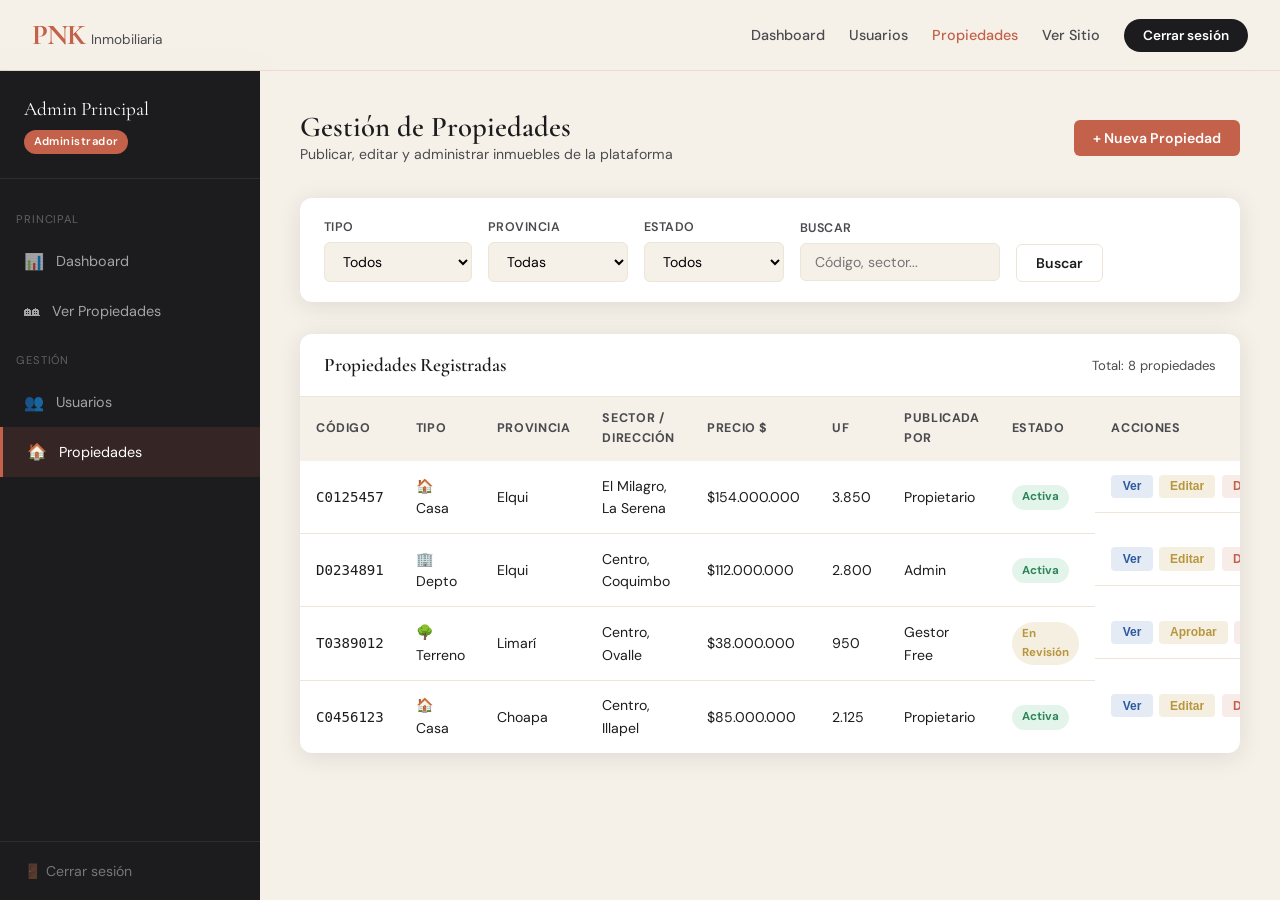
<file: pages/crud-propiedades.html>
<!DOCTYPE html>
<html lang="es">
<head>
  <meta charset="UTF-8" />
  <meta name="viewport" content="width=device-width, initial-scale=1.0" />
  <title>PNK – Gestión de Propiedades</title>
  <link rel="stylesheet" href="../css/styles.css" />
  <link href="https://fonts.googleapis.com/css2?family=Cormorant+Garamond:ital,wght@0,300;0,400;0,600;0,700;1,400&family=DM+Sans:wght@300;400;500;600&display=swap" rel="stylesheet" />
</head>
<body>

<nav class="navbar">
  <div class="nav-inner">
    <a href="../index.html" class="logo"><span class="logo-p">PNK</span><span class="logo-sub">Inmobiliaria</span></a>
    <ul class="nav-links">
      <li><a href="dashboard.html">Dashboard</a></li>
      <li><a href="crud-usuarios.html">Usuarios</a></li>
      <li><a href="crud-propiedades.html" class="active">Propiedades</a></li>
      <li><a href="../index.html">Ver Sitio</a></li>
      <li><a href="login.html" class="btn-nav btn-nav-alt">Cerrar sesión</a></li>
    </ul>
  </div>
</nav>

<div class="dash-layout">
  <aside class="dash-sidebar">
    <div class="dash-sidebar-header">
      <p class="dash-user-name">Admin Principal</p>
      <span class="dash-user-role">Administrador</span>
    </div>
    <nav class="dash-nav">
      <span class="dash-nav-section">Principal</span>
      <a href="dashboard.html"><span class="nav-icon">📊</span> Dashboard</a>
      <a href="propiedades.html"><span class="nav-icon">🏘</span> Ver Propiedades</a>
      <span class="dash-nav-section">Gestión</span>
      <a href="crud-usuarios.html"><span class="nav-icon">👥</span> Usuarios</a>
      <a href="crud-propiedades.html" class="active"><span class="nav-icon">🏠</span> Propiedades</a>
    </nav>
    <div class="dash-logout"><a href="login.html">🚪 Cerrar sesión</a></div>
  </aside>

  <main class="dash-main">
    <div class="dash-topbar">
      <div>
        <h2>Gestión de Propiedades</h2>
        <p style="color:var(--dark-soft); font-size:.88rem;">Publicar, editar y administrar inmuebles de la plataforma</p>
      </div>
      <button class="btn-action" onclick="openModal('modalNuevaProp')">+ Nueva Propiedad</button>
    </div>

    <!-- Filtros -->
    <div class="filter-bar">
      <div style="display:flex; flex-direction:column; gap:.3rem;">
        <label>Tipo</label>
        <select>
          <option>Todos</option>
          <option>Casa</option>
          <option>Departamento</option>
          <option>Terreno</option>
        </select>
      </div>
      <div style="display:flex; flex-direction:column; gap:.3rem;">
        <label>Provincia</label>
        <select>
          <option>Todas</option>
          <option>Elqui</option>
          <option>Limarí</option>
          <option>Choapa</option>
        </select>
      </div>
      <div style="display:flex; flex-direction:column; gap:.3rem;">
        <label>Estado</label>
        <select>
          <option>Todos</option>
          <option>Activa</option>
          <option>En revisión</option>
          <option>Inactiva</option>
        </select>
      </div>
      <div style="display:flex; flex-direction:column; gap:.3rem;">
        <label>Buscar</label>
        <input type="text" placeholder="Código, sector..." style="min-width:180px;"/>
      </div>
      <button class="btn-action secondary" style="align-self:flex-end;">Buscar</button>
    </div>

    <!-- Tabla propiedades -->
    <div class="table-wrap">
      <div class="table-head">
        <h4>Propiedades Registradas</h4>
        <span style="font-size:.82rem; color:var(--dark-soft);">Total: 8 propiedades</span>
      </div>
      <table class="data-table">
        <thead>
          <tr>
            <th>Código</th>
            <th>Tipo</th>
            <th>Provincia</th>
            <th>Sector / Dirección</th>
            <th>Precio $</th>
            <th>UF</th>
            <th>Publicada por</th>
            <th>Estado</th>
            <th>Acciones</th>
          </tr>
        </thead>
        <tbody>
          <tr>
            <td><code>C0125457</code></td>
            <td>🏠 Casa</td>
            <td>Elqui</td>
            <td>El Milagro, La Serena</td>
            <td>$154.000.000</td>
            <td>3.850</td>
            <td>Propietario</td>
            <td><span class="status-badge status-active">Activa</span></td>
            <td class="tbl-actions">
              <button class="btn-tbl btn-view" onclick="openModal('modalVerProp')">Ver</button>
              <button class="btn-tbl btn-edit" onclick="openModal('modalEditarProp')">Editar</button>
              <button class="btn-tbl btn-del" onclick="darDeBajaProp(this)">Dar Baja</button>
            </td>
          </tr>
          <tr>
            <td><code>D0234891</code></td>
            <td>🏢 Depto</td>
            <td>Elqui</td>
            <td>Centro, Coquimbo</td>
            <td>$112.000.000</td>
            <td>2.800</td>
            <td>Admin</td>
            <td><span class="status-badge status-active">Activa</span></td>
            <td class="tbl-actions">
              <button class="btn-tbl btn-view" onclick="openModal('modalVerProp')">Ver</button>
              <button class="btn-tbl btn-edit" onclick="openModal('modalEditarProp')">Editar</button>
              <button class="btn-tbl btn-del" onclick="darDeBajaProp(this)">Dar Baja</button>
            </td>
          </tr>
          <tr>
            <td><code>T0389012</code></td>
            <td>🌳 Terreno</td>
            <td>Limarí</td>
            <td>Centro, Ovalle</td>
            <td>$38.000.000</td>
            <td>950</td>
            <td>Gestor Free</td>
            <td><span class="status-badge status-pending">En Revisión</span></td>
            <td class="tbl-actions">
              <button class="btn-tbl btn-view" onclick="openModal('modalVerProp')">Ver</button>
              <button class="btn-tbl btn-edit" onclick="aprobarProp(this)">Aprobar</button>
              <button class="btn-tbl btn-del" onclick="darDeBajaProp(this)">Rechazar</button>
            </td>
          </tr>
          <tr>
            <td><code>C0456123</code></td>
            <td>🏠 Casa</td>
            <td>Choapa</td>
            <td>Centro, Illapel</td>
            <td>$85.000.000</td>
            <td>2.125</td>
            <td>Propietario</td>
            <td><span class="status-badge status-active">Activa</span></td>
            <td class="tbl-actions">
              <button class="btn-tbl btn-view" onclick="openModal('modalVerProp')">Ver</button>
              <button class="btn-tbl btn-edit" onclick="openModal('modalEditarProp')">Editar</button>
              <button class="btn-tbl btn-del" onclick="darDeBajaProp(this)">Dar Baja</button>
            </td>
          </tr>
        </tbody>
      </table>
    </div>
  </main>
</div>

<!-- MODAL: Nueva Propiedad -->
<div class="modal-overlay" id="modalNuevaProp">
  <div class="modal" style="max-width:750px;">
    <button class="modal-close" onclick="closeModal('modalNuevaProp')">✕</button>
    <h3 style="font-size:1.6rem; margin-bottom:1.5rem;">Publicar Nueva Propiedad</h3>
    <div class="form-grid">

      <h3 class="form-section-title">Identificación</h3>
      <div class="field">
        <label>Tipo de Propiedad *</label>
        <select><option>Casa</option><option>Departamento</option><option>Terreno</option></select>
      </div>
      <div class="field">
        <label>Propietario *</label>
        <select><option>Carlos Muñoz R.</option><option>Pedro Vargas M.</option></select>
      </div>

      <h3 class="form-section-title">Ubicación</h3>
      <div class="field">
        <label>Provincia *</label>
        <select><option>Elqui</option><option>Limarí</option><option>Choapa</option></select>
      </div>
      <div class="field">
        <label>Comuna *</label>
        <select><option>La Serena</option><option>Coquimbo</option><option>Ovalle</option><option>Illapel</option></select>
      </div>
      <div class="field full">
        <label>Sector / Dirección *</label>
        <input type="text" placeholder="Ej: El Milagro, Av. Francisco de Aguirre 123" />
      </div>

      <h3 class="form-section-title">Características</h3>
      <div class="field">
        <label>N° Dormitorios</label>
        <input type="number" min="0" placeholder="0" />
      </div>
      <div class="field">
        <label>N° Baños</label>
        <input type="number" min="0" placeholder="0" />
      </div>
      <div class="field">
        <label>Área Terreno (m²)</label>
        <input type="number" placeholder="0" />
      </div>
      <div class="field">
        <label>Área Construida (m²)</label>
        <input type="number" placeholder="0" />
      </div>
      <div class="field">
        <label>Precio $ *</label>
        <input type="text" placeholder="$000.000.000" />
      </div>
      <div class="field">
        <label>Precio UF *</label>
        <input type="number" placeholder="0.00" />
      </div>

      <div class="field full">
        <label>Descripción</label>
        <textarea placeholder="Describe la propiedad, sus atributos, cercanía a servicios, etc."></textarea>
      </div>

      <h3 class="form-section-title">Comodidades</h3>
      <div class="field full">
        <div class="check-group">
          <label class="check-item"><input type="checkbox"/><span>🏪 Bodega</span></label>
          <label class="check-item"><input type="checkbox"/><span>🅿 Estacionamiento</span></label>
          <label class="check-item"><input type="checkbox"/><span>🪣 Logia</span></label>
          <label class="check-item"><input type="checkbox"/><span>🍳 Cocina amoblada</span></label>
          <label class="check-item"><input type="checkbox"/><span>🌿 Antejardín</span></label>
          <label class="check-item"><input type="checkbox"/><span>🌳 Patio trasero</span></label>
          <label class="check-item"><input type="checkbox"/><span>🏊 Piscina</span></label>
        </div>
      </div>

      <h3 class="form-section-title">Fotografías</h3>
      <div class="field full">
        <label>Fotos del inmueble (1 a 10)</label>
        <input type="file" accept="image/*" multiple />
        <span class="file-hint">Puedes seleccionar hasta 10 imágenes. Formatos: JPG, PNG. Máx. 5 MB cada una.</span>
      </div>
    </div>
    <div style="display:flex; gap:1rem; margin-top:1.5rem;">
      <button class="btn-action" onclick="closeModal('modalNuevaProp')">Publicar Propiedad</button>
      <button class="btn-action secondary" onclick="closeModal('modalNuevaProp')">Cancelar</button>
    </div>
  </div>
</div>

<!-- MODAL: Ver Propiedad -->
<div class="modal-overlay" id="modalVerProp">
  <div class="modal" style="max-width:700px;">
    <button class="modal-close" onclick="closeModal('modalVerProp')">✕</button>
    <span style="font-size:.75rem; color:var(--dark-soft); text-transform:uppercase; letter-spacing:.06em;">Cód: C0125457</span>
    <h3 class="modal-title">Casa Sector El Milagro</h3>
    <p style="color:var(--dark-soft); font-size:.88rem; margin:.3rem 0 1rem;">📍 El Milagro, La Serena – Provincia Elqui</p>
    <p class="modal-precio">$154.000.000 · 3.850 UF</p>

    <div class="modal-photo-strip">
      <div class="modal-photo mp1"></div>
      <div class="modal-photo mp2"></div>
      <div class="modal-photo mp3"></div>
    </div>

    <div class="modal-features-grid">
      <div class="modal-feat"><strong>Dormitorios</strong>3</div>
      <div class="modal-feat"><strong>Baños</strong>2</div>
      <div class="modal-feat"><strong>Área Terreno</strong>250 m²</div>
      <div class="modal-feat"><strong>Área Construida</strong>120 m²</div>
      <div class="modal-feat"><strong>Publicada</strong>01/04/2025</div>
      <div class="modal-feat"><strong>Publicada por</strong>Propietario</div>
    </div>

    <p style="font-size:.9rem; color:var(--dark-soft); margin-bottom:1rem;">Hermosa casa familiar ubicada en sector tranquilo El Milagro, La Serena. Amplio antejardín y patio trasero. Cocina completamente equipada.</p>

    <div class="modal-amenidades">
      <span class="amenidad yes">✅ Estacionamiento</span>
      <span class="amenidad yes">✅ Cocina amoblada</span>
      <span class="amenidad yes">✅ Antejardín</span>
      <span class="amenidad yes">✅ Patio trasero</span>
      <span class="amenidad">❌ Bodega</span>
      <span class="amenidad">❌ Piscina</span>
    </div>

    <div class="modal-map">🗺 Mapa integrado – Google Maps API</div>

    <div style="display:flex; gap:1rem;">
      <button class="btn-action" onclick="closeModal('modalVerProp')">Cerrar</button>
      <button class="btn-action secondary" onclick="closeModal('modalVerProp')">Editar</button>
    </div>
  </div>
</div>

<!-- MODAL: Editar Propiedad -->
<div class="modal-overlay" id="modalEditarProp">
  <div class="modal" style="max-width:700px;">
    <button class="modal-close" onclick="closeModal('modalEditarProp')">✕</button>
    <h3 style="font-size:1.6rem; margin-bottom:1.5rem;">Editar Propiedad – C0125457</h3>
    <div class="form-grid">
      <div class="field">
        <label>Tipo de Propiedad</label>
        <select><option selected>Casa</option><option>Departamento</option><option>Terreno</option></select>
      </div>
      <div class="field">
        <label>Estado</label>
        <select><option>Activa</option><option>Inactiva</option></select>
      </div>
      <div class="field">
        <label>N° Dormitorios</label><input type="number" value="3"/>
      </div>
      <div class="field">
        <label>N° Baños</label><input type="number" value="2"/>
      </div>
      <div class="field">
        <label>Precio $</label><input type="text" value="$154.000.000"/>
      </div>
      <div class="field">
        <label>Precio UF</label><input type="number" value="3850"/>
      </div>
      <div class="field full">
        <label>Descripción</label>
        <textarea>Hermosa casa familiar ubicada en sector tranquilo El Milagro...</textarea>
      </div>
    </div>
    <div style="display:flex; gap:1rem; margin-top:1.5rem;">
      <button class="btn-action" onclick="closeModal('modalEditarProp')">Guardar Cambios</button>
      <button class="btn-action secondary" onclick="closeModal('modalEditarProp')">Cancelar</button>
    </div>
  </div>
</div>

<div id="toast" style="position:fixed;bottom:2rem;right:2rem;background:var(--dark);color:white;padding:.8rem 1.5rem;border-radius:8px;font-size:.88rem;display:none;z-index:9999;border-left:4px solid var(--terracotta);"></div>

<script src="../js/main.js"></script>
<script>
function openModal(id) { document.getElementById(id).classList.add('open'); }
function closeModal(id) { document.getElementById(id).classList.remove('open'); }
function darDeBajaProp(btn) {
  const row = btn.closest('tr');
  row.querySelector('.status-badge').textContent = 'Inactiva';
  row.querySelector('.status-badge').className = 'status-badge status-inactive';
  showToast('Propiedad dada de baja');
}
function aprobarProp(btn) {
  const row = btn.closest('tr');
  row.querySelector('.status-badge').textContent = 'Activa';
  row.querySelector('.status-badge').className = 'status-badge status-active';
  showToast('Propiedad aprobada y publicada');
}
function showToast(msg) {
  const t = document.getElementById('toast');
  t.textContent = '✅ ' + msg;
  t.style.display = 'block';
  setTimeout(() => t.style.display = 'none', 3000);
}
</script>
</body>
</html>
</file>
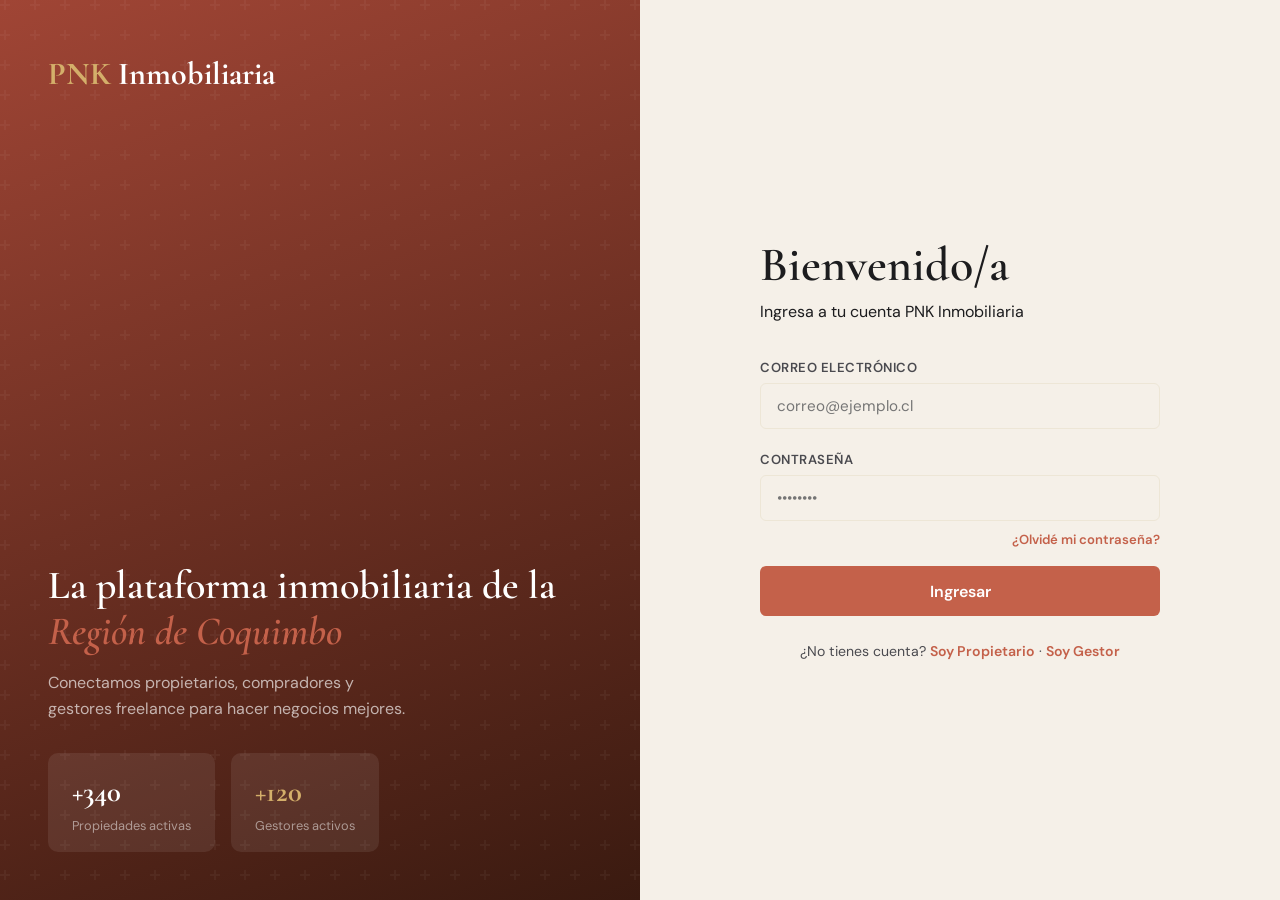
<file: pages/login.html>
<!DOCTYPE html>
<html lang="es">
<head>
  <meta charset="UTF-8" />
  <meta name="viewport" content="width=device-width, initial-scale=1.0" />
  <title>PNK – Ingresar</title>
  <link rel="stylesheet" href="../css/styles.css" />
  <link href="https://fonts.googleapis.com/css2?family=Cormorant+Garamond:ital,wght@0,300;0,400;0,600;0,700;1,400&family=DM+Sans:wght@300;400;500;600&display=swap" rel="stylesheet" />
</head>
<body>

<div class="login-page">

  <div class="login-visual">
    <a href="../index.html" class="login-brand"><em>PNK</em> Inmobiliaria</a>
    <div class="login-visual-content">
      <h2>La plataforma inmobiliaria de la <em>Región de Coquimbo</em></h2>
      <p>Conectamos propietarios, compradores y gestores freelance para hacer negocios mejores.</p>
      <div style="display:flex; gap:1rem; margin-top:2rem; flex-wrap:wrap;">
        <div style="background:rgba(255,255,255,.08); border-radius:10px; padding:1rem 1.5rem;">
          <p style="font-family:'Cormorant Garamond',serif; font-size:1.8rem; color:white; font-weight:700;">+340</p>
          <p style="color:rgba(255,255,255,.5); font-size:.8rem;">Propiedades activas</p>
        </div>
        <div style="background:rgba(255,255,255,.08); border-radius:10px; padding:1rem 1.5rem;">
          <p style="font-family:'Cormorant Garamond',serif; font-size:1.8rem; color:var(--gold-light); font-weight:700;">+120</p>
          <p style="color:rgba(255,255,255,.5); font-size:.8rem;">Gestores activos</p>
        </div>
      </div>
    </div>
  </div>

  <!-- Form panel -->
  <div class="login-form-panel">

    <!-- LOGIN FORM -->
    <div class="login-box" id="loginView">
      <h2>Bienvenido/a</h2>
      <p class="form-desc">Ingresa a tu cuenta PNK Inmobiliaria</p>

      <div class="form-grid" style="margin-top:1.5rem;">
        <div class="field full">
          <label>Correo Electrónico</label>
          <input type="email" placeholder="correo@ejemplo.cl" />
        </div>
        <div class="field full">
          <label>Contraseña</label>
          <input type="password" placeholder="••••••••" />
        </div>
      </div>

      <a href="#" class="recover-link" onclick="showRecover(event)">¿Olvidé mi contraseña?</a>

      <button class="btn-submit" onclick="doLogin(event)">Ingresar</button>

      <p class="form-footer">
        ¿No tienes cuenta?
        <a href="registro-propietario.html">Soy Propietario</a> ·
        <a href="registro-gestor.html">Soy Gestor</a>
      </p>
    </div>

    <!-- RECOVER FORM -->
    <div class="login-box" id="recoverView" style="display:none;">
      <a href="#" onclick="showLogin(event)" style="color:var(--terracotta); font-size:.88rem; font-weight:600; display:inline-block; margin-bottom:1.5rem;">← Volver al ingreso</a>
      <h2>Recuperar contraseña</h2>
      <p class="form-desc">Ingresa tu correo y te enviaremos un enlace para restablecer tu contraseña.</p>

      <div class="form-grid">
        <div class="field full">
          <label>Correo Electrónico registrado</label>
          <input type="email" placeholder="correo@ejemplo.cl" />
        </div>
      </div>

      <button class="btn-submit" style="margin-top:1.5rem;" onclick="sendRecover(event)">Enviar enlace de recuperación</button>

      <p class="form-footer">¿Recordaste la contraseña? <a href="#" onclick="showLogin(event)">Ingresar</a></p>
    </div>

    <!-- RECOVER SUCCESS -->
    <div class="login-box" id="recoverSuccessView" style="display:none; text-align:center;">
      <div style="font-size:3rem; margin-bottom:1rem;">📧</div>
      <h2>¡Correo enviado!</h2>
      <p class="form-desc" style="margin-bottom:2rem;">Si tu correo está registrado, recibirás un enlace para restablecer tu contraseña en los próximos minutos.</p>
      <a href="#" class="btn-submit" style="display:inline-block; width:auto; padding:.75rem 2rem;" onclick="showLogin(event)">Volver al ingreso</a>
    </div>
  </div>
</div>

<script src="../js/main.js"></script>
<script>
function selectRole(el, role) {
  document.querySelectorAll('.login-opt').forEach(o => o.classList.remove('selected'));
  el.classList.add('selected');
}
function showRecover(e) {
  e.preventDefault();
  document.getElementById('loginView').style.display = 'none';
  document.getElementById('recoverView').style.display = 'block';
  document.getElementById('recoverSuccessView').style.display = 'none';
}
function showLogin(e) {
  e.preventDefault();
  document.getElementById('loginView').style.display = 'block';
  document.getElementById('recoverView').style.display = 'none';
  document.getElementById('recoverSuccessView').style.display = 'none';
}
function sendRecover(e) {
  e.preventDefault();
  document.getElementById('recoverView').style.display = 'none';
  document.getElementById('recoverSuccessView').style.display = 'block';
}
function doLogin(e) {
  e.preventDefault();
  window.location.href = 'dashboard.html';
}
</script>
</body>
</html>
</file>
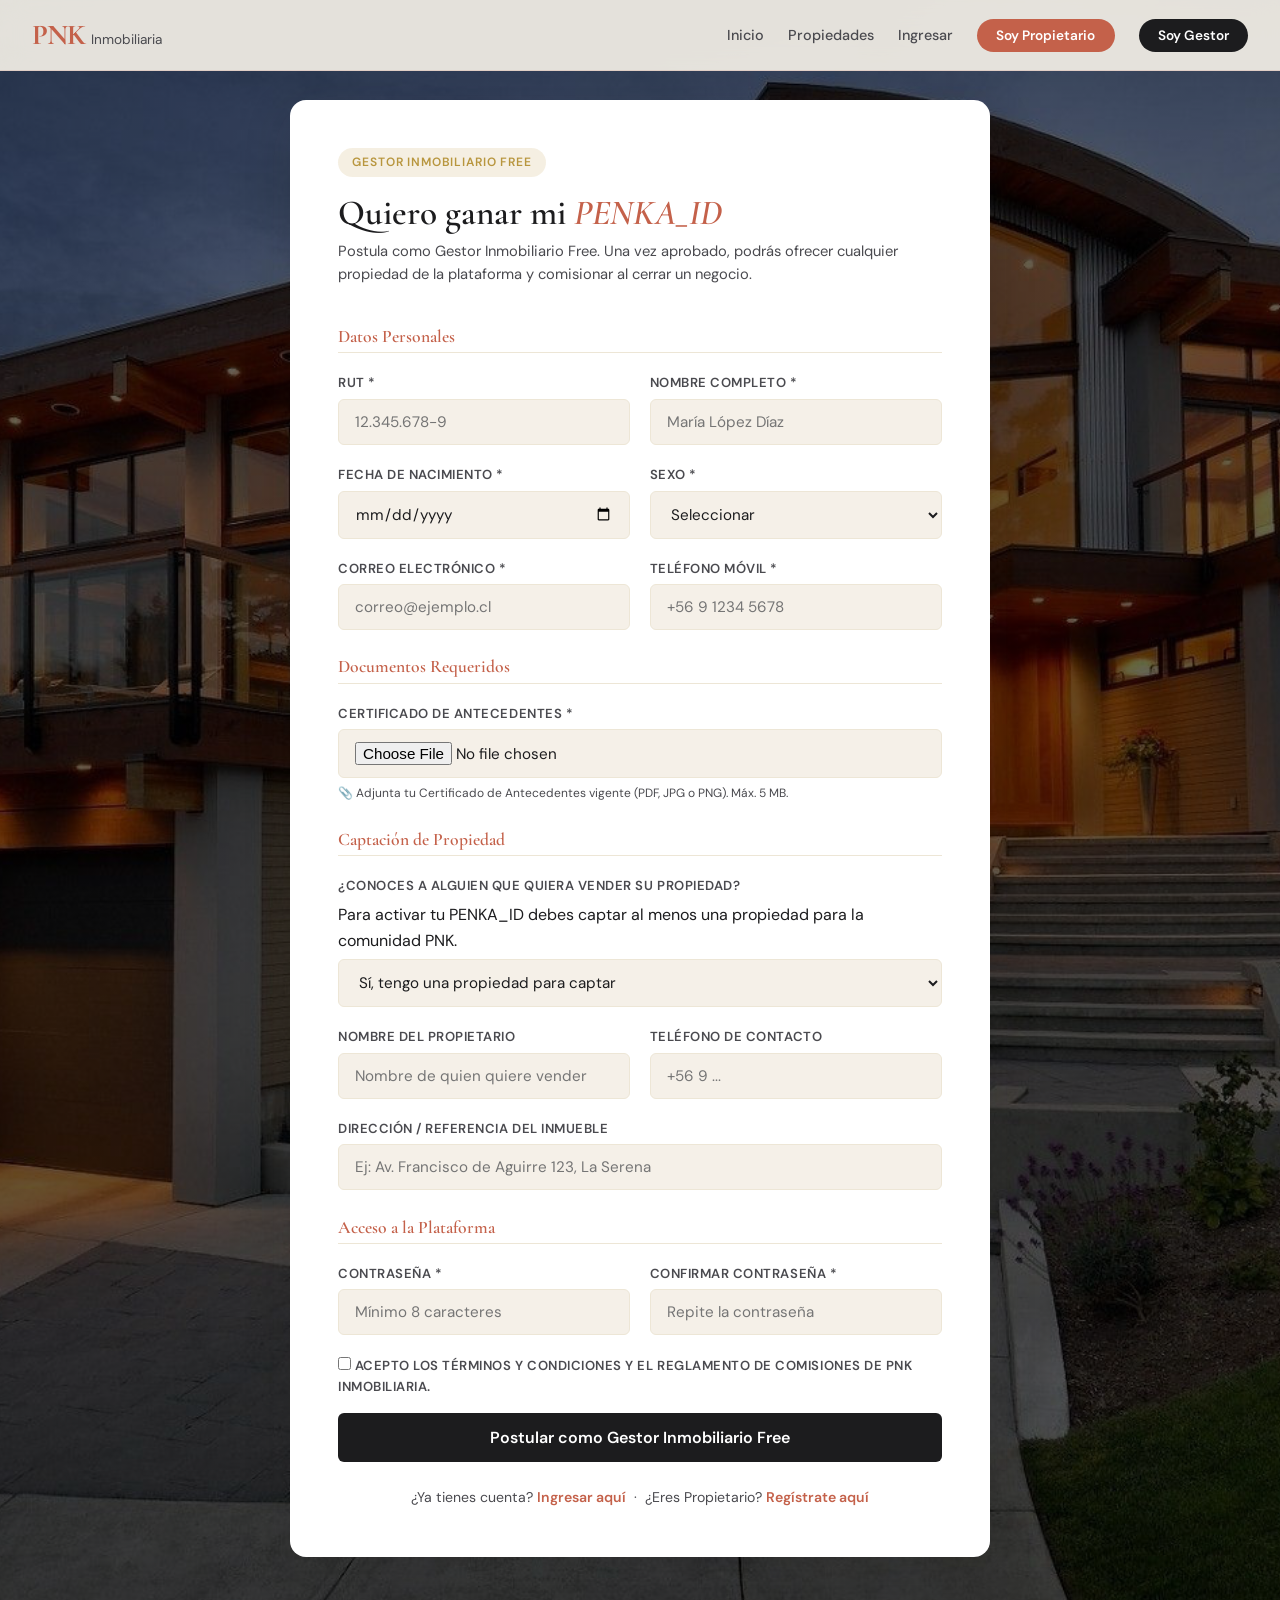
<file: pages/registro-gestor.html>
<!DOCTYPE html>
<html lang="es">
<head>
  <meta charset="UTF-8" />
  <meta name="viewport" content="width=device-width, initial-scale=1.0" />
  <title>PNK – Registrarme como Gestor Inmobiliario Free</title>

  <link rel="stylesheet" href="../css/styles.css" />
  <link rel="stylesheet" href="../css/registro-gestor.css" />

  <link href="https://fonts.googleapis.com/css2?family=Cormorant+Garamond:ital,wght@0,300;0,400;0,600;0,700;1,400&family=DM+Sans:wght@300;400;500;600&display=swap" rel="stylesheet" />
</head>

<body>

<div id="navbar"></div>

<div class="page-form">
  <div class="form-wrap">

    <span class="sec-tag">Gestor Inmobiliario Free</span>

    <h2>Quiero ganar mi <em>PENKA_ID</em></h2>

    <p class="form-desc">
      Postula como Gestor Inmobiliario Free. Una vez aprobado, podrás ofrecer cualquier propiedad de la plataforma y comisionar al cerrar un negocio.
    </p>

    <div class="form-grid">

      <h3 class="form-section-title">Datos Personales</h3>

      <div class="field">
        <label>RUT *</label>
        <input type="text" placeholder="12.345.678-9" required />
      </div>

      <div class="field">
        <label>Nombre Completo *</label>
        <input type="text" placeholder="María López Díaz" required />
      </div>

      <div class="field">
        <label>Fecha de Nacimiento *</label>
        <input type="date" required />
      </div>

      <div class="field">
        <label>Sexo *</label>
        <select required>
          <option value="">Seleccionar</option>
          <option>Masculino</option>
          <option>Femenino</option>
          <option>Prefiero no indicar</option>
        </select>
      </div>

      <div class="field">
        <label>Correo Electrónico *</label>
        <input type="email" placeholder="correo@ejemplo.cl" required />
      </div>

      <div class="field">
        <label>Teléfono Móvil *</label>
        <input type="tel" placeholder="+56 9 1234 5678" required />
      </div>

      <h3 class="form-section-title">Documentos Requeridos</h3>

      <div class="field full">
        <label>Certificado de Antecedentes *</label>
        <input type="file" accept=".pdf,.jpg,.png" />
        <span class="file-hint">
          📎 Adjunta tu Certificado de Antecedentes vigente (PDF, JPG o PNG). Máx. 5 MB.
        </span>
      </div>

      <h3 class="form-section-title">Captación de Propiedad</h3>

      <div class="field full">
        <label>¿Conoces a alguien que quiera vender su propiedad?</label>
        <p class="field-hint">
          Para activar tu PENKA_ID debes captar al menos una propiedad para la comunidad PNK.
        </p>
        <select>
          <option>Sí, tengo una propiedad para captar</option>
          <option>No, lo haré después de que me activen</option>
        </select>
      </div>

      <div class="field">
        <label>Nombre del Propietario</label>
        <input type="text" placeholder="Nombre de quien quiere vender" />
      </div>

      <div class="field">
        <label>Teléfono de Contacto</label>
        <input type="tel" placeholder="+56 9 ..." />
      </div>

      <div class="field full">
        <label>Dirección / Referencia del Inmueble</label>
        <input type="text" placeholder="Ej: Av. Francisco de Aguirre 123, La Serena" />
      </div>

      <h3 class="form-section-title">Acceso a la Plataforma</h3>

      <div class="field">
        <label>Contraseña *</label>
        <input type="password" placeholder="Mínimo 8 caracteres" required />
      </div>

      <div class="field">
        <label>Confirmar Contraseña *</label>
        <input type="password" placeholder="Repite la contraseña" required />
      </div>

      <div class="field full">
        <label class="checkbox-label">
          <input type="checkbox" required />
          Acepto los <a href="#">Términos y Condiciones</a> y el <a href="#">Reglamento de Comisiones</a> de PNK Inmobiliaria.
        </label>
      </div>

    </div>

    <button type="submit" class="btn-submit" onclick="submitGestor(event)">
      Postular como Gestor Inmobiliario Free
    </button>

    <p class="form-footer">
      ¿Ya tienes cuenta? <a href="login.html">Ingresar aquí</a>
      &nbsp;·&nbsp;
      ¿Eres Propietario? <a href="registro-propietario.html">Regístrate aquí</a>
    </p>

  </div>
</div>

<div class="modal-overlay" id="successModal">
  <div class="modal">
    <div class="emoji">✅</div>
    <h3>¡Postulación enviada!</h3>
    <p>Revisaremos tus antecedentes y te contactaremos pronto.<br><br></p>
    <a href="../index.html" class="btn-submit">Volver al Inicio</a>
  </div>
</div>

<script src="../js/main.js"></script>

<script>
function submitGestor(e) {
  e.preventDefault();
  document.getElementById('successModal').classList.add('open');
}

fetch('../pages/navbar.html')
  .then(res => res.text())
  .then(data => {
    document.getElementById('navbar').innerHTML = data;
  });
</script>

</body>
</html>
</file>
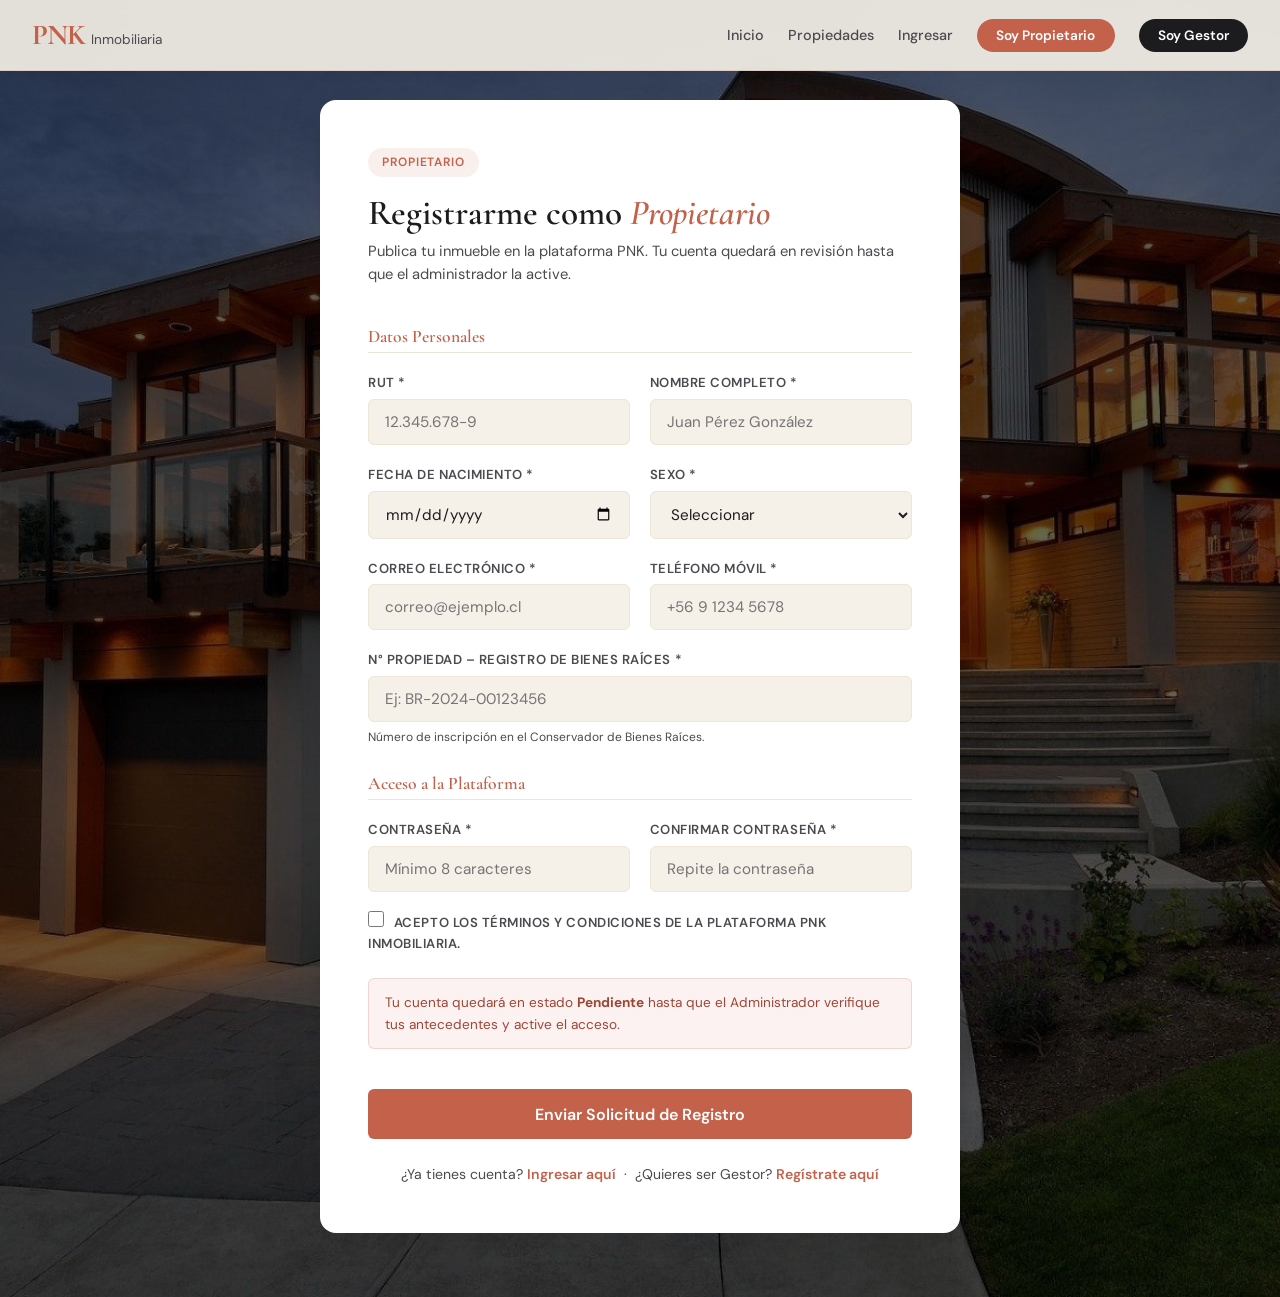
<file: pages/registro-propietario.html>
<!DOCTYPE html>
<html lang="es">
<head>
  <meta charset="UTF-8" />
  <meta name="viewport" content="width=device-width, initial-scale=1.0" />
  <title>PNK – Registrarme como Propietario</title>

  <link rel="stylesheet" href="../css/styles.css" />
  <link rel="stylesheet" href="../css/registro-propietario.css" />

  <link href="https://fonts.googleapis.com/css2?family=Cormorant+Garamond:ital,wght@0,300;0,400;0,600;0,700;1,400&family=DM+Sans:wght@300;400;500;600&display=swap" rel="stylesheet" />
</head>

<body>

<div id="navbar"></div>

<div class="page-form">
  <div class="form-wrap">

    <span class="sec-tag">Propietario</span>

    <h2>Registrarme como <em>Propietario</em></h2>

    <p class="form-desc">
      Publica tu inmueble en la plataforma PNK. Tu cuenta quedará en revisión hasta que el administrador la active.
    </p>

    <div class="form-grid">

      <h3 class="form-section-title">Datos Personales</h3>

      <div class="field">
        <label>RUT *</label>
        <input type="text" placeholder="12.345.678-9" required />
      </div>

      <div class="field">
        <label>Nombre Completo *</label>
        <input type="text" placeholder="Juan Pérez González" required />
      </div>

      <div class="field">
        <label>Fecha de Nacimiento *</label>
        <input type="date" required />
      </div>

      <div class="field">
        <label>Sexo *</label>
        <select required>
          <option value="">Seleccionar</option>
          <option>Masculino</option>
          <option>Femenino</option>
          <option>Prefiero no indicar</option>
        </select>
      </div>

      <div class="field">
        <label>Correo Electrónico *</label>
        <input type="email" placeholder="correo@ejemplo.cl" required />
      </div>

      <div class="field">
        <label>Teléfono Móvil *</label>
        <input type="tel" placeholder="+56 9 1234 5678" required />
      </div>

      <div class="field full">
        <label>N° Propiedad – Registro de Bienes Raíces *</label>
        <input type="text" placeholder="Ej: BR-2024-00123456" required />
        <span class="file-hint">
          Número de inscripción en el Conservador de Bienes Raíces.
        </span>
      </div>

      <h3 class="form-section-title">Acceso a la Plataforma</h3>

      <div class="field">
        <label>Contraseña *</label>
        <input type="password" placeholder="Mínimo 8 caracteres" required />
      </div>

      <div class="field">
        <label>Confirmar Contraseña *</label>
        <input type="password" placeholder="Repite la contraseña" required />
      </div>

      <div class="field full">
        <label class="checkbox-label">
          <input type="checkbox" required />
          Acepto los <a href="#">Términos y Condiciones</a> de la plataforma PNK Inmobiliaria.
        </label>
      </div>

    </div>

    <div class="form-note">
      Tu cuenta quedará en estado <strong>Pendiente</strong> hasta que el Administrador verifique tus antecedentes y active el acceso.
    </div>

    <button type="submit" class="btn-submit" onclick="submitRegister(event)">
      Enviar Solicitud de Registro
    </button>

    <p class="form-footer">
      ¿Ya tienes cuenta? <a href="login.html">Ingresar aquí</a>
      &nbsp;·&nbsp;
      ¿Quieres ser Gestor? <a href="registro-gestor.html">Regístrate aquí</a>
    </p>

  </div>
</div>

<div class="modal-overlay" id="successModal">
  <div class="modal">
    <div class="emoji">✅</div>
    <h3>¡Solicitud enviada!</h3>
    <p>Tu registro está en revisión. Recibirás un correo cuando el Administrador active tu cuenta.<br><br></p>
    <a href="../index.html" class="btn-submit">Volver al Inicio</a>
  </div>
</div>

<script src="../js/main.js"></script>

<script>
function submitRegister(e) {
  e.preventDefault();
  document.getElementById('successModal').classList.add('open');
}

fetch('../pages/navbar.html')
  .then(res => res.text())
  .then(data => {
    document.getElementById('navbar').innerHTML = data;
  });
</script>

</body>
</html>
</file>
<file: css/styles.css>
@import url('https://fonts.googleapis.com/css2?family=Cormorant+Garamond:ital,wght@0,300;0,400;0,500;0,600;0,700;1,300;1,400;1,600&family=DM+Sans:wght@300;400;500;600&display=swap');

:root {
  --cream: #F5F0E8;
  --cream-dark: #EDE6D6;
  --terracotta: #C4614A;
  --terracotta-light: #D4836E;
  --terracotta-dark: #A04535;
  --gold: #B8963E;
  --gold-light: #D4AF6A;
  --dark: #1C1C1E;
  --dark-mid: #2D2D30;
  --dark-soft: #4A4A4F;
  --white: #FFFFFF;
  --font-display: 'Cormorant Garamond', serif;
  --font-body: 'DM Sans', sans-serif;
  --radius: 12px;
  --radius-sm: 6px;
  --shadow: 0 4px 24px rgba(28,28,30,0.10);
  --shadow-lg: 0 12px 48px rgba(28,28,30,0.15);
}

*, *::before, *::after { box-sizing: border-box; margin: 0; padding: 0; }

html { scroll-behavior: smooth; }

body {
  font-family: var(--font-body);
  background: var(--cream);
  color: var(--dark);
  line-height: 1.6;
  overflow-x: hidden;
}

a { text-decoration: none; color: inherit; }
img { max-width: 100%; display: block; }

::-webkit-scrollbar { width: 6px; }
::-webkit-scrollbar-track { background: var(--cream-dark); }
::-webkit-scrollbar-thumb { background: var(--terracotta); border-radius: 3px; }

h1,h2,h3,h4,h5 { font-family: var(--font-display); font-weight: 600; line-height: 1.15; }
h1 { font-size: clamp(2.8rem, 6vw, 5rem); }
h2 { font-size: clamp(2rem, 4vw, 3rem); }
h3 { font-size: 1.4rem; }
em { font-style: italic; color: var(--terracotta); }


.navbar {
  position: fixed; top: 0; left: 0; width: 100%; z-index: 1000;
  background: rgba(245,240,232,0.92);
  backdrop-filter: blur(12px);
  border-bottom: 1px solid rgba(196,97,74,0.15);
  transition: box-shadow .3s;
}
.navbar.scrolled { box-shadow: var(--shadow); }

.nav-inner {
  max-width: 1280px; margin: 0 auto;
  padding: 0 2rem;
  height: 70px;
  display: flex; align-items: center; gap: 2rem;
}

.logo { display: flex; align-items: baseline; gap: .4rem; }
.logo-p {
  font-family: var(--font-display); font-size: 1.8rem; font-weight: 700;
  color: var(--terracotta); letter-spacing: -1px;
}
.logo-sub { font-family: var(--font-body); font-size: .85rem; color: var(--dark-soft); font-weight: 400; }

.nav-links {
  display: flex; align-items: center; gap: 1.5rem;
  list-style: none; margin-left: auto;
}
.nav-links a { font-size: .9rem; font-weight: 500; color: var(--dark-soft); transition: color .2s; }
.nav-links a:hover, .nav-links a.active { color: var(--terracotta); }

.btn-nav {
  padding: .5rem 1.2rem;
  background: var(--terracotta) !important;
  color: var(--white) !important;
  border-radius: 50px;
  font-size: .85rem !important;
  font-weight: 600 !important;
  transition: background .2s, transform .15s !important;
}
.btn-nav:hover { background: var(--terracotta-dark) !important; transform: translateY(-1px); }
.btn-nav-alt { background: var(--dark) !important; }
.btn-nav-alt:hover { background: var(--dark-mid) !important; }

.hamburger { display: none; background: none; border: none; font-size: 1.4rem; cursor: pointer; color: var(--dark); }

.mobile-menu {
  display: none; flex-direction: column; gap: .5rem;
  background: var(--white); padding: 1rem 2rem; border-top: 1px solid var(--cream-dark);
}
.mobile-menu a { padding: .6rem 0; font-weight: 500; border-bottom: 1px solid var(--cream-dark); color: var(--dark); }
.mobile-menu.open { display: flex; }


.hero {
  min-height: 100vh;
  display: flex; align-items: center;
  padding: 100px 2rem 60px;
  max-width: 1280px; margin: 0 auto;
  position: relative; gap: 4rem;
}

.hero-bg {
  position: absolute;
  inset: 0;
  z-index: -1;

  background-image: url("../img/idk.webp");
  background-size: cover;
  background-position: center;
  background-repeat: no-repeat;
}

.hero-shape {
  position: absolute; border-radius: 50%;
  filter: blur(80px); opacity: .35;
}
.s1 { width: 600px; height: 600px; background: radial-gradient(circle, var(--terracotta-light), transparent); top: -100px; right: -100px; animation: floatA 12s ease-in-out infinite; }
.s2 { width: 400px; height: 400px; background: radial-gradient(circle, var(--gold-light), transparent); bottom: 50px; left: -80px; animation: floatB 15s ease-in-out infinite; }
.s3 { width: 300px; height: 300px; background: radial-gradient(circle, var(--cream-dark), transparent); top: 40%; left: 40%; animation: floatA 18s ease-in-out infinite reverse; }

@keyframes floatA { 0%,100%{ transform: translate(0,0) scale(1); } 50%{ transform: translate(20px,-30px) scale(1.05); } }
@keyframes floatB { 0%,100%{ transform: translate(0,0) scale(1); } 50%{ transform: translate(-15px,20px) scale(1.03); } }

.hero-content { flex: 1; min-width: 300px; animation: fadeUp .8s ease both; }

@keyframes fadeUp { from{opacity:0;transform:translateY(30px);} to{opacity:1;transform:translateY(0);} }

.hero-tag {
  display: inline-block; padding: .3rem .9rem;
  background: rgba(196,97,74,.12);
  color: var(--terracotta); font-size: .8rem; font-weight: 600;
  border-radius: 50px; letter-spacing: .05em; text-transform: uppercase;
  margin-bottom: 1.2rem; border: 1px solid rgba(196,97,74,.25);
}

.hero-title { margin-bottom: 1.2rem; }
.hero-sub { font-size: 1.05rem; color: var(--dark-soft); max-width: 480px; margin-bottom: 2rem; }

.search-box {
  display: flex; flex-wrap: wrap; gap: .75rem;
  background: var(--white);
  padding: .75rem;
  border-radius: var(--radius);
  box-shadow: var(--shadow-lg);
  max-width: 560px;
}

.sb-select {
  flex: 1; min-width: 120px;
  border: 1px solid var(--cream-dark);
  background: var(--cream);
  border-radius: var(--radius-sm);
  padding: .65rem .8rem;
  font-family: var(--font-body); font-size: .9rem; color: var(--dark);
  cursor: pointer;
}
.sb-select:focus { outline: 2px solid var(--terracotta); }

.btn-search {
  padding: .7rem 1.6rem;
  background: var(--terracotta);
  color: var(--white);
  border-radius: var(--radius-sm);
  font-weight: 600; font-size: .95rem;
  transition: background .2s, transform .15s;
  white-space: nowrap;
}
.btn-search:hover { background: var(--terracotta-dark); transform: translateY(-1px); }

.hero-img-wrap {
  flex: 1; display: flex; flex-direction: column; gap: 1rem;
  position: relative; max-width: 340px;
  animation: fadeUp .8s .3s ease both;
}

.hero-img-card {
  display: flex; align-items: center; gap: 1rem;
  background: var(--white);
  border-radius: var(--radius);
  padding: .75rem;
  box-shadow: var(--shadow);
  transition: transform .25s, box-shadow .25s;
}
.hero-img-card:hover { transform: translateX(-6px); box-shadow: var(--shadow-lg); }

.card1 { margin-left: 0; }
.card2 { margin-left: 2rem; }
.card3 { margin-left: 1rem; }

.prop-thumb {
  width: 70px; height: 70px; border-radius: 8px; flex-shrink: 0;
  background-size: cover; background-position: center;
}

.t1 {background-image: url("../img/casa1.jpg");}
.t2 {background-image: url("../img/depto1.jpg");}
.t3 {background-image: url("../img/terreno1.jpg");}

.prop-tipo { font-size: .7rem; font-weight: 600; color: var(--terracotta); text-transform: uppercase; letter-spacing: .05em; }
.prop-lugar { font-size: .85rem; color: var(--dark-soft); margin: .1rem 0; }
.prop-precio { font-family: var(--font-display); font-size: 1.1rem; color: var(--dark); }




.stats-bar {
  background: var(--dark);
  display: flex; justify-content: center; align-items: center;
  gap: 0; flex-wrap: wrap;
  padding: 2rem;
}
.stat { display: flex; flex-direction: column; align-items: center; padding: 1rem 3rem; }
.stat-n { font-family: var(--font-display); font-size: 2.5rem; font-weight: 700; color: var(--terracotta-light); }
.stat-l { font-size: .85rem; color: rgba(255,255,255,.6); margin-top: .2rem; }
.stat-div { width: 1px; height: 40px; background: rgba(255,255,255,.15); }



.section-header {
  text-align: center; margin-bottom: 3rem;
  display: flex; flex-direction: column; align-items: center; gap: .5rem;
}
.section-header h2 { position: relative; }
.section-header .ver-todas {
  font-size: .9rem; color: var(--terracotta); font-weight: 600;
  margin-top: .5rem; transition: gap .2s;
}

.sec-tag {
  display: inline-block; padding: .3rem .9rem;
  background: rgba(196,97,74,.1);
  color: var(--terracotta); font-size: .75rem; font-weight: 600;
  border-radius: 50px; letter-spacing: .07em; text-transform: uppercase;
}
.sec-tag.light { background: rgba(255,255,255,.15); color: rgba(255,255,255,.9); }




.how { padding: 6rem 2rem; max-width: 1280px; margin: 0 auto; }
.steps {
  display: flex; align-items: flex-start; gap: 1rem;
  flex-wrap: wrap; justify-content: center;
}
.step {
  flex: 1; min-width: 180px; max-width: 220px;
  text-align: center; padding: 2rem 1rem;
  background: var(--white); border-radius: var(--radius);
  box-shadow: var(--shadow);
  transition: transform .25s, box-shadow .25s;
}
.step:hover { transform: translateY(-6px); box-shadow: var(--shadow-lg); }
.step-num {
  font-family: var(--font-display); font-size: 3rem; font-weight: 700;
  color: var(--terracotta); opacity: .25; line-height: 1; margin-bottom: .5rem;
}
.step h3 { font-size: 1.2rem; margin-bottom: .6rem; }
.step p { font-size: .88rem; color: var(--dark-soft); }
.step-arrow { font-size: 2rem; color: var(--gold); padding-top: 3.5rem; }



.featured { padding: 6rem 2rem; background: var(--cream-dark); }
.featured .section-header { max-width: 1280px; margin: 0 auto 3rem; }

.props-grid {
  display: grid;
  grid-template-columns: repeat(auto-fit, minmax(300px, 1fr));
  gap: 1.5rem;
  max-width: 1280px; margin: 0 auto;
}

.prop-card {
  background: var(--white); border-radius: var(--radius);
  overflow: hidden; box-shadow: var(--shadow);
  transition: transform .25s, box-shadow .25s;
}
.prop-card:hover { transform: translateY(-8px); box-shadow: var(--shadow-lg); }

.pc-img {
  height: 200px; position: relative;
  background-size: cover; background-position: center;
}
.pi1 {background-image: url("../img/casa1.jpg");}
.pi2 {background-image: url("../img/depto1.jpg");}
.pi3 {background-image: url("../img/terreno1.jpg");}
.pi4 {background-image: url("../img/casa2.jpg");}
.pi5 {background-image: url("../img/depto2.jpg");}
.pi6 {background-image: url("../img/terreno2.jpg");}


.pc-badge {
  position: absolute; top: 1rem; left: 1rem;
  background: var(--white); color: var(--dark);
  font-size: .75rem; font-weight: 700; padding: .3rem .8rem;
  border-radius: 50px; letter-spacing: .04em;
}
.pc-cod {
  position: absolute; bottom: 1rem; right: 1rem;
  background: rgba(0,0,0,.5); color: rgba(255,255,255,.8);
  font-size: .7rem; padding: .2rem .6rem; border-radius: 4px;
}

.pc-body { padding: 1.25rem; }
.pc-body h4 { font-family: var(--font-display); font-size: 1.3rem; margin-bottom: .3rem; }
.pc-loc { font-size: .82rem; color: var(--dark-soft); margin-bottom: .8rem; }
.pc-features { display: flex; flex-wrap: wrap; gap: .5rem; margin-bottom: 1rem; }
.pc-features span { background: var(--cream); font-size: .78rem; padding: .25rem .6rem; border-radius: 4px; }
.pc-footer { display: flex; justify-content: space-between; align-items: flex-end; }
.pc-price { font-family: var(--font-display); font-size: 1.2rem; font-weight: 700; color: var(--dark); }
.pc-uf { font-size: .8rem; color: var(--dark-soft); }
.btn-ver {
  padding: .55rem 1.2rem;
  background: var(--terracotta);
  color: var(--white);
  border-radius: var(--radius-sm);
  font-size: .82rem; font-weight: 600;
  transition: background .2s;
}
.btn-ver:hover { background: var(--terracotta-dark); }




.cta-gestor {
  background: var(--dark);
  padding: 6rem 2rem;
  display: flex; align-items: center; justify-content: center;
  gap: 4rem; flex-wrap: wrap;
}
.cta-content { max-width: 480px; }
.cta-content h2 { color: var(--white); margin: .8rem 0; }
.cta-content p { color: rgba(255,255,255,.7); margin-bottom: 2rem; }
.cta-content strong { color: var(--gold-light); }
.btn-cta {
  display: inline-block;
  padding: .85rem 2rem;
  background: var(--terracotta);
  color: var(--white); font-weight: 600; font-size: 1rem;
  border-radius: 50px;
  transition: background .2s, transform .15s;
}
.btn-cta:hover { background: var(--terracotta-dark); transform: translateY(-2px); }

.cta-deco { display: flex; flex-direction: column; gap: 1rem; }
.deco-card {
  background: rgba(255,255,255,.06);
  border: 1px solid rgba(255,255,255,.12);
  border-radius: var(--radius);
  padding: 1.5rem 2rem;
  min-width: 220px;
}
.dc-label { font-size: .75rem; text-transform: uppercase; letter-spacing: .06em; color: rgba(255,255,255,.5); margin-bottom: .4rem; }
.dc-val { font-family: var(--font-display); font-size: 2rem; font-weight: 700; color: var(--white); }
.dc-val.penka { color: var(--gold-light); letter-spacing: .05em; }
.dc-sub { font-size: .8rem; color: rgba(255,255,255,.5); margin-top: .2rem; }




.footer { background: #111113; padding: 4rem 2rem 0; }
.footer-inner {
  max-width: 1280px; margin: 0 auto;
  display: grid; grid-template-columns: 2fr 1fr 1fr 1fr;
  gap: 3rem; padding-bottom: 3rem;
  border-bottom: 1px solid rgba(255,255,255,.08);
}
.footer-brand .logo-p { color: var(--terracotta); }
.footer-brand .logo-sub { color: rgba(255,255,255,.5); }
.footer-brand p { color: rgba(255,255,255,.4); font-size: .88rem; margin-top: .8rem; }
.footer-links h5, .footer-contact h5 {
  font-family: var(--font-display); font-size: 1rem;
  color: var(--white); margin-bottom: 1rem;
}
.footer-links a { display: block; color: rgba(255,255,255,.5); font-size: .88rem; margin-bottom: .5rem; transition: color .2s; }
.footer-links a:hover { color: var(--terracotta-light); }
.footer-contact p { color: rgba(255,255,255,.5); font-size: .88rem; margin-bottom: .4rem; }
.footer-bottom {
  text-align: center; padding: 1.5rem;
  color: rgba(255,255,255,.25); font-size: .8rem;
}




.page-form { min-height: 100vh; padding: 100px 2rem 4rem; display: flex; align-items: flex-start; justify-content: center; background: var(--cream); }
.form-wrap {
  width: 100%; max-width: 640px;
  background: var(--white); border-radius: 16px;
  padding: 3rem; box-shadow: var(--shadow-lg);
  animation: fadeUp .6s ease both;
}
.form-wrap h2 { font-size: 2.2rem; margin-bottom: .4rem; }
.form-wrap .form-desc { color: var(--dark-soft); margin-bottom: 2rem; font-size: .92rem; }

.form-grid { display: grid; grid-template-columns: 1fr 1fr; gap: 1.2rem; }
.form-grid .full { grid-column: 1/-1; }

.field { display: flex; flex-direction: column; gap: .35rem; }
.field label { font-size: .82rem; font-weight: 600; color: var(--dark-soft); text-transform: uppercase; letter-spacing: .04em; }
.field input, .field select, .field textarea {
  padding: .75rem 1rem;
  border: 1.5px solid var(--cream-dark);
  border-radius: var(--radius-sm);
  font-family: var(--font-body); font-size: .95rem;
  background: var(--cream); color: var(--dark);
  transition: border-color .2s, box-shadow .2s;
}
.field input:focus, .field select:focus, .field textarea:focus {
  outline: none;
  border-color: var(--terracotta);
  box-shadow: 0 0 0 3px rgba(196,97,74,.12);
}
.field textarea { resize: vertical; min-height: 100px; }
.field .file-hint { font-size: .75rem; color: var(--dark-soft); }

.form-note {
  background: rgba(196,97,74,.08);
  border: 1px solid rgba(196,97,74,.2);
  border-radius: var(--radius-sm);
  padding: .8rem 1rem; font-size: .85rem; color: var(--terracotta-dark);
  margin: 1.5rem 0;
}

.btn-submit {
  width: 100%; padding: .9rem;
  background: var(--terracotta); color: var(--white);
  border: none; border-radius: var(--radius-sm);
  font-family: var(--font-body); font-size: 1rem; font-weight: 600;
  cursor: pointer; transition: background .2s, transform .15s;
  margin-top: 1rem;
}
.btn-submit:hover { background: var(--terracotta-dark); transform: translateY(-1px); }

.form-footer { margin-top: 1.5rem; text-align: center; font-size: .88rem; color: var(--dark-soft); }
.form-footer a { color: var(--terracotta); font-weight: 600; }

.form-section-title {
  font-family: var(--font-display); font-size: 1.1rem;
  color: var(--terracotta); grid-column: 1/-1;
  padding-bottom: .3rem; border-bottom: 1px solid var(--cream-dark);
  margin-top: .5rem;
}

.check-group { display: flex; flex-wrap: wrap; gap: .75rem; }
.check-item { display: flex; align-items: center; gap: .4rem; cursor: pointer; }
.check-item input { accent-color: var(--terracotta); width: 16px; height: 16px; cursor: pointer; }
.check-item span { font-size: .9rem; }



.login-page {
  min-height: 100vh; display: flex;
  background: var(--dark);
}
.login-visual {
  flex: 1; display: flex; flex-direction: column; justify-content: flex-end;
  padding: 3rem;
  background: linear-gradient(160deg, var(--terracotta-dark) 0%, #3A1A10 100%);
  position: relative; overflow: hidden;
}
.login-visual::before {
  content: '';
  position: absolute; inset: 0;
  background: url("data:image/svg+xml,%3Csvg width='60' height='60' viewBox='0 0 60 60' xmlns='http://www.w3.org/2000/svg'%3E%3Cg fill='none' fill-rule='evenodd'%3E%3Cg fill='%23ffffff' fill-opacity='0.04'%3E%3Cpath d='M36 34v-4h-2v4h-4v2h4v4h2v-4h4v-2h-4zm0-30V0h-2v4h-4v2h4v4h2V6h4V4h-4zM6 34v-4H4v4H0v2h4v4h2v-4h4v-2H6zM6 4V0H4v4H0v2h4v4h2V6h4V4H6z'/%3E%3C/g%3E%3C/g%3E%3C/svg%3E");
}
.login-visual-content { position: relative; }
.login-visual h2 { color: var(--white); font-size: 2.5rem; margin-bottom: 1rem; }
.login-visual p { color: rgba(255,255,255,.65); max-width: 360px; }
.login-brand { font-family: var(--font-display); font-size: 2rem; font-weight: 700; color: var(--white); margin-bottom: auto; position: relative; }
.login-brand em { color: var(--gold-light); font-style: normal; }

.login-form-panel {
  flex: 1; display: flex; align-items: center; justify-content: center;
  padding: 3rem; background: var(--cream);
}
.login-box { width: 100%; max-width: 400px; }
.login-box h2 { margin-bottom: .4rem; }
.login-box .form-desc { margin-bottom: 2rem; }

.login-options { display: flex; flex-direction: column; gap: 1rem; margin-bottom: 1.5rem; }
.login-opt {
  display: flex; align-items: center; gap: 1rem;
  padding: 1rem 1.25rem;
  border: 2px solid var(--cream-dark); border-radius: var(--radius);
  cursor: pointer; transition: border-color .2s;
  background: var(--white);
}
.login-opt:hover, .login-opt.selected { border-color: var(--terracotta); }
.login-opt-icon { font-size: 1.4rem; }
.login-opt-label { font-size: .82rem; color: var(--dark-soft); font-weight: 500; }
.login-opt-title { font-weight: 700; font-size: .95rem; }

.login-divider { text-align: center; margin: 1rem 0; color: var(--dark-soft); font-size: .85rem; position: relative; }
.login-divider::before, .login-divider::after { content: ''; position: absolute; top: 50%; width: 38%; height: 1px; background: var(--cream-dark); }
.login-divider::before { left: 0; }
.login-divider::after { right: 0; }

.recover-link { display: block; text-align: right; margin-top: .5rem; font-size: .82rem; color: var(--terracotta); font-weight: 600; }



.dash-layout {
  display: flex; min-height: 100vh;
  padding-top: 70px;
}

.dash-sidebar {
  width: 260px; flex-shrink: 0;
  background: var(--dark); position: sticky; top: 70px;
  height: calc(100vh - 70px); overflow-y: auto;
  display: flex; flex-direction: column;
}

.dash-sidebar-header {
  padding: 1.5rem;
  border-bottom: 1px solid rgba(255,255,255,.08);
}
.dash-user-name { font-family: var(--font-display); font-size: 1.2rem; color: var(--white); }
.dash-user-role {
  display: inline-block; margin-top: .3rem;
  padding: .2rem .6rem; background: var(--terracotta);
  color: var(--white); font-size: .7rem; font-weight: 600;
  border-radius: 50px; letter-spacing: .04em;
}

.dash-nav { display: flex; flex-direction: column; padding: 1rem 0; flex: 1; }
.dash-nav-section { padding: .5rem 1rem; font-size: .7rem; text-transform: uppercase; letter-spacing: .08em; color: rgba(255,255,255,.3); margin-top: .5rem; }
.dash-nav a {
  display: flex; align-items: center; gap: .75rem;
  padding: .75rem 1.5rem;
  color: rgba(255,255,255,.6); font-size: .9rem;
  transition: all .2s;
}
.dash-nav a:hover, .dash-nav a.active {
  color: var(--white); background: rgba(196,97,74,.15);
  border-left: 3px solid var(--terracotta);
}
.dash-nav a .nav-icon { font-size: 1rem; }

.dash-logout { padding: 1rem 1.5rem; border-top: 1px solid rgba(255,255,255,.08); }
.dash-logout a { color: rgba(255,255,255,.4); font-size: .88rem; }
.dash-logout a:hover { color: var(--terracotta-light); }

.dash-main { flex: 1; padding: 2.5rem; background: var(--cream); overflow-x: hidden; }
.dash-topbar { display: flex; justify-content: space-between; align-items: center; margin-bottom: 2rem; }
.dash-topbar h2 { font-size: 1.8rem; }
.dash-topbar-actions { display: flex; gap: 1rem; }

.btn-action {
  padding: .55rem 1.2rem;
  background: var(--terracotta); color: var(--white);
  border: none; border-radius: var(--radius-sm);
  font-family: var(--font-body); font-size: .88rem; font-weight: 600;
  cursor: pointer; transition: background .2s;
}
.btn-action:hover { background: var(--terracotta-dark); }
.btn-action.secondary { background: var(--white); color: var(--dark); border: 1.5px solid var(--cream-dark); }
.btn-action.secondary:hover { background: var(--cream-dark); }


.kpi-row { display: grid; grid-template-columns: repeat(auto-fit, minmax(200px, 1fr)); gap: 1.25rem; margin-bottom: 2rem; }
.kpi-card {
  background: var(--white); border-radius: var(--radius);
  padding: 1.5rem; box-shadow: var(--shadow);
  display: flex; flex-direction: column; gap: .5rem;
}
.kpi-label { font-size: .78rem; text-transform: uppercase; letter-spacing: .05em; color: var(--dark-soft); }
.kpi-val { font-family: var(--font-display); font-size: 2.2rem; font-weight: 700; color: var(--dark); }
.kpi-sub { font-size: .78rem; color: var(--dark-soft); }
.kpi-icon { font-size: 1.5rem; margin-bottom: .3rem; }
.kpi-card.highlight { background: var(--terracotta); }
.kpi-card.highlight .kpi-label, .kpi-card.highlight .kpi-sub { color: rgba(255,255,255,.7); }
.kpi-card.highlight .kpi-val { color: var(--white); }


.table-wrap { background: var(--white); border-radius: var(--radius); box-shadow: var(--shadow); overflow: hidden; margin-bottom: 2rem; }
.table-head { display: flex; justify-content: space-between; align-items: center; padding: 1.25rem 1.5rem; border-bottom: 1px solid var(--cream-dark); }
.table-head h4 { font-family: var(--font-display); font-size: 1.2rem; }

.data-table { width: 100%; border-collapse: collapse; }
.data-table th {
  background: var(--cream); text-align: left;
  padding: .75rem 1rem; font-size: .78rem;
  text-transform: uppercase; letter-spacing: .05em; color: var(--dark-soft);
}
.data-table td { padding: .85rem 1rem; border-bottom: 1px solid var(--cream-dark); font-size: .88rem; }
.data-table tr:last-child td { border-bottom: none; }
.data-table tr:hover td { background: rgba(196,97,74,.04); }

.status-badge {
  display: inline-block; padding: .2rem .65rem;
  border-radius: 50px; font-size: .72rem; font-weight: 700;
}
.status-active { background: rgba(72,187,120,.15); color: #2F855A; }
.status-pending { background: rgba(184,150,62,.15); color: var(--gold); }
.status-inactive { background: rgba(74,74,79,.15); color: var(--dark-soft); }

.tbl-actions { display: flex; gap: .4rem; }
.btn-tbl {
  padding: .3rem .7rem; font-size: .75rem; font-weight: 600;
  border-radius: 4px; border: none; cursor: pointer; transition: opacity .2s;
}
.btn-tbl:hover { opacity: .8; }
.btn-edit { background: rgba(184,150,62,.15); color: var(--gold); }
.btn-del { background: rgba(196,97,74,.12); color: var(--terracotta); }
.btn-view { background: rgba(44,90,160,.12); color: #2C5AA0; }


.prop-dash-grid { display: grid; grid-template-columns: repeat(auto-fill,minmax(260px,1fr)); gap: 1.2rem; }


.props-page { padding: 100px 2rem 4rem; max-width: 1280px; margin: 0 auto; }
.props-page-header { margin-bottom: 2rem; }
.props-page-header h2 { margin-bottom: .5rem; }

.filter-bar {
  display: flex; flex-wrap: wrap; gap: 1rem; align-items: center;
  background: var(--white); padding: 1.25rem 1.5rem;
  border-radius: var(--radius); box-shadow: var(--shadow);
  margin-bottom: 2rem;
}
.filter-bar label { font-size: .78rem; font-weight: 600; color: var(--dark-soft); text-transform: uppercase; letter-spacing: .04em; }
.filter-bar select, .filter-bar input {
  padding: .55rem .9rem;
  border: 1.5px solid var(--cream-dark);
  border-radius: var(--radius-sm);
  font-family: var(--font-body); font-size: .88rem;
  background: var(--cream); min-width: 140px;
}


.modal-overlay {
  position: fixed; inset: 0; background: rgba(0,0,0,.5);
  display: none; align-items: center; justify-content: center;
  z-index: 2000; padding: 1rem;
}
.modal-overlay.open { display: flex; }
.modal {
  background: var(--white); border-radius: 16px;
  padding: 2rem; max-width: 700px; width: 100%;
  max-height: 85vh; overflow-y: auto;
  animation: fadeUp .3s ease;
  position: relative;
}
.modal-close {
  position: absolute; top: 1rem; right: 1rem;
  background: var(--cream-dark); border: none;
  width: 32px; height: 32px; border-radius: 50%;
  font-size: 1.1rem; cursor: pointer;
}


.modal-photo-strip { display: flex; gap: .75rem; margin-bottom: 1.5rem; overflow-x: auto; }
.modal-photo { width: 120px; height: 90px; border-radius: 8px; flex-shrink: 0; background-size: cover; background-position: center; }
.mp1 { background: linear-gradient(135deg, #C4614A, #8B3A2A); }
.mp2 { background: linear-gradient(135deg, #B8963E, #7A5F22); }
.mp3 { background: linear-gradient(135deg, #4A6C6A, #2A4C4A); }

.modal-title { font-family: var(--font-display); font-size: 1.8rem; }
.modal-precio { font-family: var(--font-display); font-size: 1.3rem; color: var(--terracotta); margin: .5rem 0; }
.modal-features-grid { display: grid; grid-template-columns: 1fr 1fr; gap: .75rem; margin: 1.5rem 0; }
.modal-feat { background: var(--cream); padding: .75rem; border-radius: var(--radius-sm); font-size: .88rem; }
.modal-feat strong { display: block; font-size: .7rem; text-transform: uppercase; letter-spacing: .04em; color: var(--dark-soft); margin-bottom: .2rem; }

.modal-amenidades { display: flex; flex-wrap: wrap; gap: .5rem; margin-bottom: 1.5rem; }
.amenidad { padding: .3rem .75rem; background: var(--cream-dark); border-radius: 50px; font-size: .8rem; }
.amenidad.yes { background: rgba(72,187,120,.12); color: #2F855A; }

.modal-map { background: var(--cream-dark); border-radius: var(--radius); height: 180px; display: flex; align-items: center; justify-content: center; color: var(--dark-soft); font-size: .9rem; margin-bottom: 1.5rem; border: 2px dashed rgba(196,97,74,.3); }
.modal-share { display: flex; gap: .75rem; flex-wrap: wrap; }
.share-btn { padding: .45rem 1rem; border-radius: 50px; font-size: .8rem; font-weight: 600; border: none; cursor: pointer; }
.share-wp { background: #25D366; color: white; }
.share-ig { background: #E4405F; color: white; }
.share-fb { background: #1877F2; color: white; }
.share-copy { background: var(--cream-dark); color: var(--dark); }


@media (max-width: 900px) {
  .footer-inner { grid-template-columns: 1fr 1fr; }
  .hero { flex-direction: column; text-align: center; padding-top: 110px; }
  .hero-img-wrap { max-width: 100%; flex-direction: row; overflow-x: auto; }
  .card1,.card2,.card3 { margin: 0; flex-shrink: 0; }
  .steps { gap: .5rem; }
  .step-arrow { display: none; }
  .dash-layout { flex-direction: column; }
  .dash-sidebar { width: 100%; height: auto; position: static; }
  .login-visual { display: none; }
}


@media (max-width: 640px) {
  .nav-links { display: none; }
  .hamburger { display: block; }
  .footer-inner { grid-template-columns: 1fr; }
  .form-grid { grid-template-columns: 1fr; }
  .kpi-row { grid-template-columns: 1fr 1fr; }
  .modal-features-grid { grid-template-columns: 1fr; }
}


.text-center { text-align: center; }
.mt-1 { margin-top: 1rem; }
.mt-2 { margin-top: 2rem; }
.alert-info { background: rgba(44,90,160,.08); border: 1px solid rgba(44,90,160,.2); color: #2C5AA0; border-radius: var(--radius-sm); padding: .8rem 1rem; font-size: .85rem; margin-bottom: 1rem; }
</file>
<file: css/registro-gestor.css>
.page-form {
  background: 
    linear-gradient(rgba(0,0,0,0.6), rgba(0,0,0,0.6)),
    url('../img/Lobby.jpg') no-repeat center center;
  background-size: cover;
  min-height: 100vh;
}
.form-wrap {
  max-width: 700px;
}

.sec-tag {
  background: rgba(184,150,62,.15);
  color: var(--gold);
  margin-bottom: 1rem;
  display: inline-block;
}

.form-note {
  background: rgba(184,150,62,.08);
  border-color: rgba(184,150,62,.25);
  color: #7A5F22;
}

.btn-submit {
  background: var(--dark);
}

.modal {
  text-align: center;
  max-width: 440px;
}

.modal .emoji {
  font-size: 2.5rem;
  margin-bottom: 0.5rem;
}
</file>
<file: css/registro-propietario.css>
.page-form {
  background: 
    linear-gradient(rgba(0,0,0,0.6), rgba(0,0,0,0.6)),
    url('../img/Lobby.jpg') no-repeat center center;
  background-size: cover;
  min-height: 100vh;
}

.sec-tag {
  margin-bottom: 1rem;
  display: inline-block;
}

.checkbox-label {
  font-size: .88rem;
  text-transform: none;
}

.checkbox-label input {
  accent-color: var(--terracotta);
  width: 16px;
  height: 16px;
  margin-right: .4rem;
}

.modal {
  text-align: center;
  max-width: 440px;
}

.modal .emoji {
  font-size: 2.5rem;
  margin-bottom: 0.5rem;
}

.modal h3 {
  font-size: 1.8rem;
  margin-bottom: .5rem;
}

.modal p {
  color: var(--dark-soft);
}
</file>
